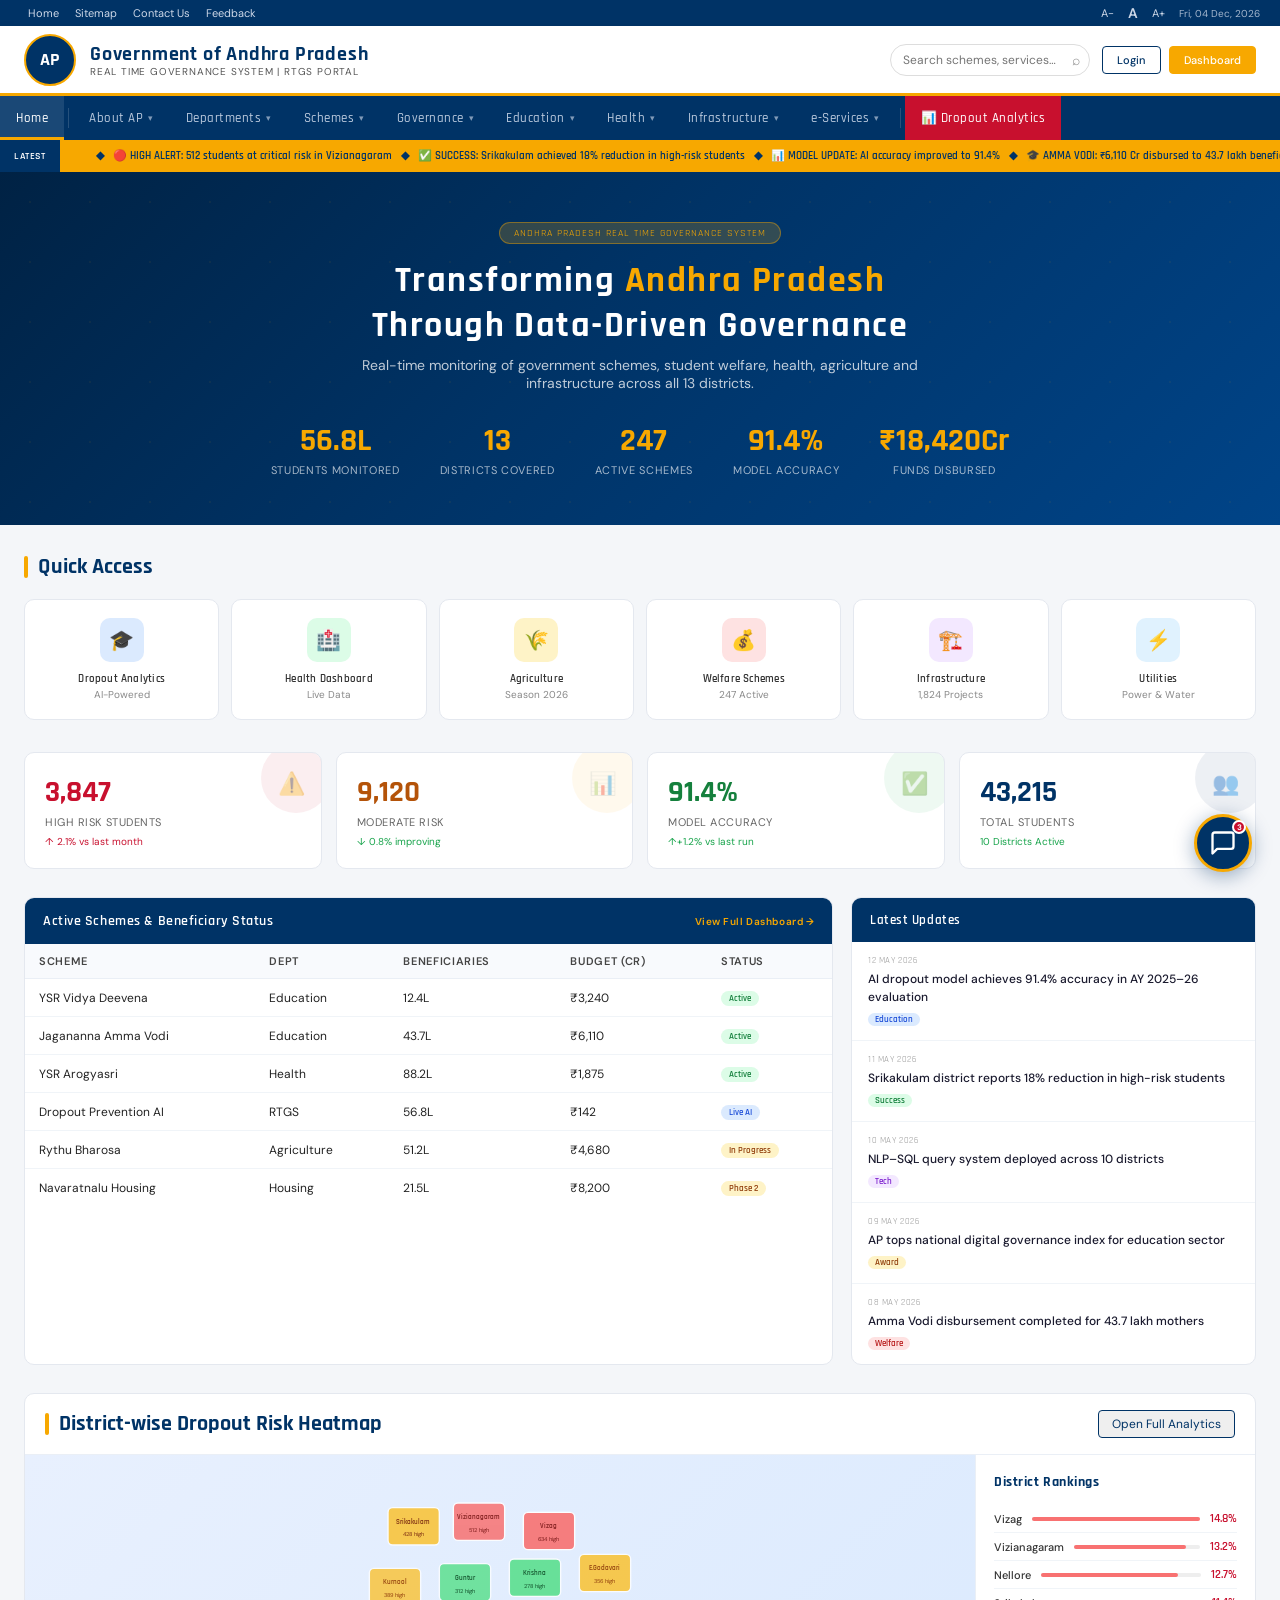
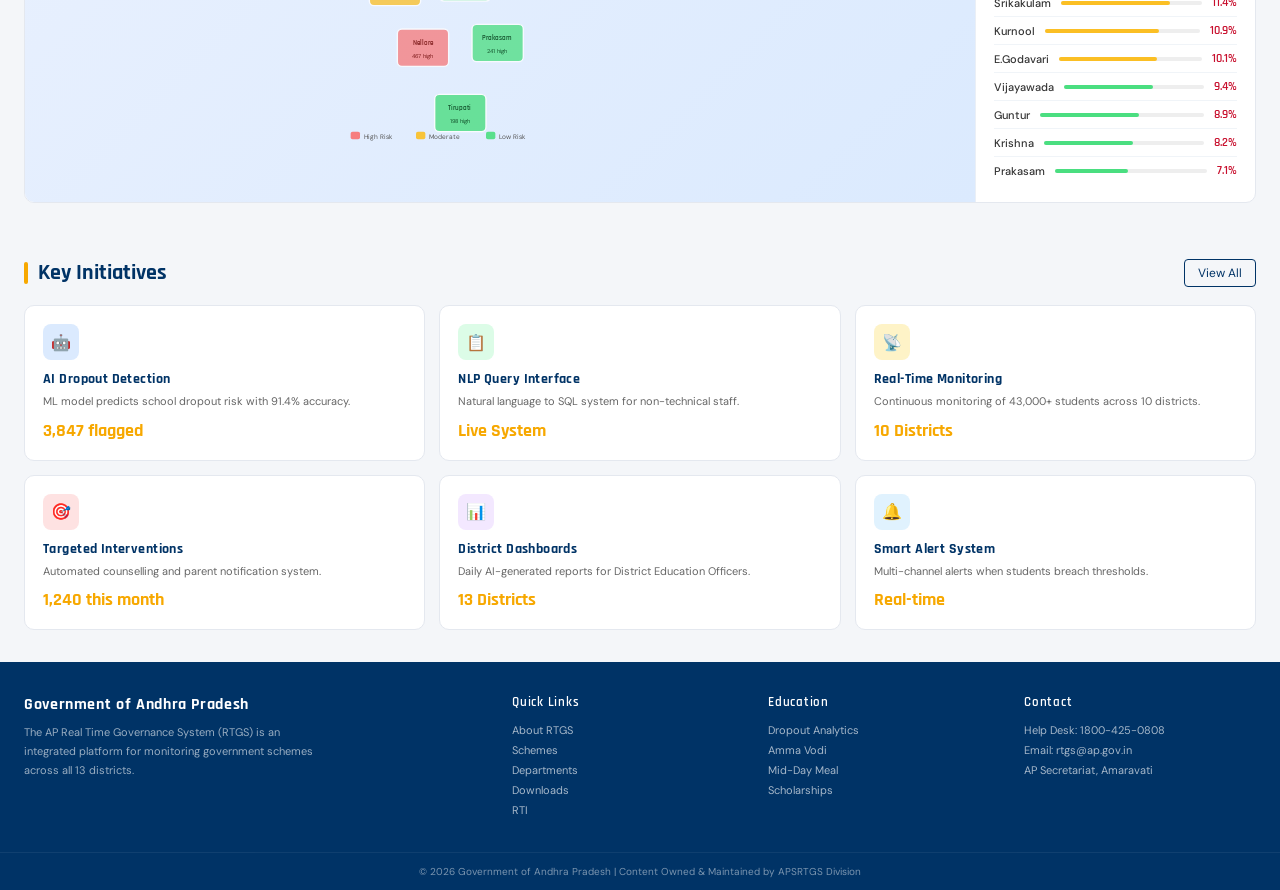
<file: static/hovering_bot.html>
<!DOCTYPE html>
<html lang="en">
<head>
<meta charset="UTF-8" />
<meta name="viewport" content="width=device-width, initial-scale=1.0" />
<title>AP RTGS – Real Time Governance System</title>
<link href="https://fonts.googleapis.com/css2?family=Rajdhani:wght@400;500;600;700&family=DM+Sans:wght@300;400;500;600&display=swap" rel="stylesheet" />
<style>
*,*::before,*::after{box-sizing:border-box;margin:0;padding:0}
:root{--ap-blue:#003366;--ap-gold:#f7a800;--ap-red:#c8102e;--font-h:'Rajdhani',sans-serif;--font-b:'DM Sans',sans-serif}
html,body{font-family:var(--font-b);background:#f4f6f9;color:#1a1a2e;overflow-x:hidden}
.topbar{background:var(--ap-blue);color:#cdd8e8;font-size:11px;padding:4px 20px;display:flex;align-items:center;justify-content:space-between}
.topbar a{color:#cdd8e8;text-decoration:none;margin:0 8px}.topbar a:hover{color:#fff}
.tb-right{display:flex;gap:14px;align-items:center}.tb-date{font-size:10px;opacity:.8}
.main-header{background:#fff;border-bottom:3px solid var(--ap-gold);padding:0 24px;display:flex;align-items:center;justify-content:space-between;height:70px;box-shadow:0 2px 8px rgba(0,0,0,.08)}
.logo-block{display:flex;align-items:center;gap:14px}
.logo-emblem{width:52px;height:52px;background:var(--ap-blue);border-radius:50%;display:flex;align-items:center;justify-content:center;color:#fff;font-family:var(--font-h);font-weight:700;font-size:18px;border:2px solid var(--ap-gold)}
.logo-text{line-height:1.2}.logo-title{font-family:var(--font-h);font-size:20px;font-weight:700;color:var(--ap-blue);letter-spacing:.04em}
.logo-sub{font-size:10px;color:#555;text-transform:uppercase;letter-spacing:.08em}
.header-right{display:flex;align-items:center;gap:12px}
.search-wrap{position:relative}.search-wrap input{padding:7px 32px 7px 12px;border:1px solid #ddd;border-radius:20px;font-size:12px;width:200px;outline:none;font-family:var(--font-b)}
.search-wrap input:focus{border-color:var(--ap-blue)}.search-icon{position:absolute;right:10px;top:50%;transform:translateY(-50%);color:#888;font-size:14px}
.header-btns{display:flex;gap:8px}
.hbtn{padding:6px 14px;border-radius:4px;font-size:11px;font-family:var(--font-b);cursor:pointer;border:1px solid;font-weight:500}
.hbtn-outline{border-color:var(--ap-blue);color:var(--ap-blue);background:transparent}.hbtn-outline:hover{background:var(--ap-blue);color:#fff}
.hbtn-solid{border-color:var(--ap-gold);background:var(--ap-gold);color:#fff}.hbtn-solid:hover{background:#e09800}
nav{background:var(--ap-blue);position:sticky;top:0;z-index:200}
.nav-inner{display:flex;align-items:center;max-width:1300px;margin:0 auto}
.nav-item{color:#b8c8dc;font-size:12.5px;font-family:var(--font-h);font-weight:500;padding:14px 16px;cursor:pointer;position:relative;letter-spacing:.04em;display:flex;align-items:center;gap:5px;transition:color .15s,background .15s;white-space:nowrap}
.nav-item:hover,.nav-item.active{color:#fff;background:rgba(255,255,255,.1)}
.nav-item.active::after{content:'';position:absolute;bottom:0;left:0;right:0;height:3px;background:var(--ap-gold)}
.nav-item .arr{font-size:9px;opacity:.7}.nav-item.highlight{background:var(--ap-red);color:#fff}.nav-item.highlight:hover{background:#a50d25}
.nav-sep{width:1px;height:20px;background:rgba(255,255,255,.15);margin:0 4px;flex-shrink:0}
.ticker-wrap{background:var(--ap-gold);overflow:hidden;height:32px;display:flex;align-items:center}
.ticker-label{background:var(--ap-blue);color:#fff;font-size:10px;font-family:var(--font-h);font-weight:600;padding:0 14px;height:100%;display:flex;align-items:center;white-space:nowrap;flex-shrink:0;letter-spacing:.06em}
.ticker-track{white-space:nowrap;animation:ticker 40s linear infinite;color:var(--ap-blue);font-size:11px;font-weight:600;font-family:var(--font-h);padding:0 30px}
@keyframes ticker{0%{transform:translateX(0)}100%{transform:translateX(-50%)}}
.hero{background:linear-gradient(135deg,#002244 0%,#003366 45%,#004488 100%);color:#fff;padding:48px 28px;position:relative;overflow:hidden;text-align:center}
.hero::before{content:'';position:absolute;inset:0;background:url("data:image/svg+xml,%3Csvg width='60' height='60' xmlns='http://www.w3.org/2000/svg'%3E%3Cpath d='M0 0h60v60H0z' fill='none'/%3E%3Ccircle cx='30' cy='30' r='1' fill='rgba(247,168,0,0.15)'/%3E%3C/svg%3E") repeat;opacity:.5}
.hero-badge{display:inline-block;background:rgba(247,168,0,.2);border:1px solid rgba(247,168,0,.4);color:var(--ap-gold);font-size:10px;font-family:var(--font-h);letter-spacing:.1em;text-transform:uppercase;padding:4px 14px;border-radius:20px;margin-bottom:14px}
.hero h1{font-family:var(--font-h);font-size:36px;font-weight:700;letter-spacing:.04em;margin-bottom:8px;position:relative}.hero h1 span{color:var(--ap-gold)}
.hero-sub{font-size:14px;color:rgba(255,255,255,.75);margin-bottom:28px;max-width:620px;margin-left:auto;margin-right:auto;position:relative}
.hero-stats{display:flex;justify-content:center;gap:40px;position:relative;flex-wrap:wrap}
.hstat{text-align:center}.hstat-val{font-family:var(--font-h);font-size:32px;font-weight:700;color:var(--ap-gold)}
.hstat-label{font-size:11px;color:rgba(255,255,255,.65);margin-top:2px;text-transform:uppercase;letter-spacing:.06em}
.container{max-width:1280px;margin:0 auto;padding:0 24px}
.section-header{display:flex;align-items:center;justify-content:space-between;padding:28px 0 18px}
.section-title{font-family:var(--font-h);font-size:22px;font-weight:700;color:var(--ap-blue);display:flex;align-items:center;gap:10px}
.section-title::before{content:'';width:4px;height:22px;background:var(--ap-gold);border-radius:2px;display:block}
.see-all{font-size:12px;color:var(--ap-blue);text-decoration:none;border:1px solid var(--ap-blue);padding:5px 13px;border-radius:4px;font-family:var(--font-b);transition:all .15s}
.see-all:hover{background:var(--ap-blue);color:#fff}
.quick-grid{display:grid;grid-template-columns:repeat(6,1fr);gap:12px;margin-bottom:32px}
.qcard{background:#fff;border:1px solid #e4e8ef;border-radius:10px;padding:18px 12px;text-align:center;cursor:pointer;transition:all .2s;text-decoration:none;color:inherit}
.qcard:hover{border-color:var(--ap-blue);transform:translateY(-2px);box-shadow:0 6px 20px rgba(0,51,102,.1)}
.qcard-icon{width:44px;height:44px;border-radius:10px;display:flex;align-items:center;justify-content:center;font-size:20px;margin:0 auto 10px}
.qcard-label{font-size:11px;font-weight:600;color:#333;font-family:var(--font-h);letter-spacing:.02em}
.qcard-count{font-size:10px;color:#888;margin-top:2px}
.dash-grid{display:grid;grid-template-columns:repeat(4,1fr);gap:14px;margin-bottom:28px}
.dcard{background:#fff;border-radius:10px;padding:20px;border:1px solid #e4e8ef;position:relative;overflow:hidden}
.dcard::after{content:'';position:absolute;right:-10px;top:-10px;width:70px;height:70px;border-radius:50%;opacity:.07}
.dcard-red::after{background:var(--ap-red)}.dcard-blue::after{background:var(--ap-blue)}.dcard-green::after{background:#16a34a}.dcard-gold::after{background:var(--ap-gold)}
.dcard-val{font-family:var(--font-h);font-size:30px;font-weight:700;margin-bottom:4px}
.dcard-label{font-size:11px;color:#666;text-transform:uppercase;letter-spacing:.05em}
.dcard-trend{font-size:10px;margin-top:6px}.dcard-trend.up{color:#16a34a}.dcard-trend.dn{color:var(--ap-red)}
.dcard-icon{position:absolute;top:16px;right:16px;font-size:22px;opacity:.4}
.content-row{display:grid;grid-template-columns:2fr 1fr;gap:18px;margin-bottom:28px}
.scheme-card{background:#fff;border-radius:10px;border:1px solid #e4e8ef;overflow:hidden}
.sc-head{background:var(--ap-blue);color:#fff;padding:14px 18px;font-family:var(--font-h);font-size:14px;font-weight:600;display:flex;justify-content:space-between;align-items:center;letter-spacing:.04em}
.sc-head span{font-size:10px;color:var(--ap-gold);font-family:var(--font-b);cursor:pointer}
table.scheme-table{width:100%;border-collapse:collapse;font-size:12px}
.scheme-table th{background:#f8fafd;color:#444;font-weight:600;padding:10px 14px;text-align:left;border-bottom:1px solid #eaeff6;font-size:11px;text-transform:uppercase;letter-spacing:.06em}
.scheme-table td{padding:10px 14px;border-bottom:1px solid #f0f4f8;color:#222}
.scheme-table tr:last-child td{border-bottom:none}.scheme-table tr:hover td{background:#f8fbff}
.badge{display:inline-block;padding:2px 8px;border-radius:10px;font-size:9px;font-weight:600;font-family:var(--font-h)}
.badge-green{background:#dcfce7;color:#15803d}.badge-amber{background:#fef3c7;color:#92400e}.badge-red{background:#fee2e2;color:#b91c1c}.badge-blue{background:#dbeafe;color:#1d4ed8}
.news-card{background:#fff;border-radius:10px;border:1px solid #e4e8ef;overflow:hidden}
.news-item{padding:13px 16px;border-bottom:1px solid #f0f4f8;cursor:pointer;transition:background .15s}.news-item:hover{background:#f8fbff}.news-item:last-child{border-bottom:none}
.news-date{font-size:9px;color:#999;font-family:var(--font-h);text-transform:uppercase;letter-spacing:.06em;margin-bottom:4px}
.news-headline{font-size:12px;color:#1a1a2e;font-weight:500;line-height:1.5}
.news-tag{display:inline-block;font-size:9px;padding:1px 7px;border-radius:8px;margin-top:5px;font-family:var(--font-h);font-weight:600}
.map-section{background:#fff;border-radius:10px;border:1px solid #e4e8ef;margin-bottom:28px;overflow:hidden}
.map-inner{display:grid;grid-template-columns:1fr 280px;min-height:320px}
.map-canvas{background:linear-gradient(135deg,#e8f0fe,#dbeafe);display:flex;align-items:center;justify-content:center;padding:24px;position:relative}
.map-svg{width:100%;max-height:280px}
.map-sidebar{padding:18px;border-left:1px solid #eaeff6}
.map-title{font-family:var(--font-h);font-size:14px;font-weight:700;color:var(--ap-blue);margin-bottom:14px;letter-spacing:.04em}
.dist-row{display:flex;justify-content:space-between;align-items:center;padding:6px 0;border-bottom:1px solid #f0f4f8;font-size:11px}.dist-row:last-child{border-bottom:none}
.dist-name{color:#333;font-weight:500}
.dist-bar-wrap{flex:1;height:4px;background:#eee;border-radius:2px;margin:0 10px}
.dist-bar{height:100%;border-radius:2px;background:var(--ap-blue);transition:width .5s}
.dist-val{color:var(--ap-red);font-family:var(--font-h);font-weight:600;font-size:12px}
.init-grid{display:grid;grid-template-columns:repeat(3,1fr);gap:14px;margin-bottom:32px}
.init-card{background:#fff;border-radius:10px;border:1px solid #e4e8ef;padding:18px;transition:all .2s;cursor:pointer}
.init-card:hover{border-color:var(--ap-blue);box-shadow:0 4px 16px rgba(0,51,102,.1)}
.init-icon{width:36px;height:36px;border-radius:8px;display:flex;align-items:center;justify-content:center;font-size:16px;margin-bottom:10px}
.init-title{font-family:var(--font-h);font-size:14px;font-weight:700;color:var(--ap-blue);margin-bottom:5px;letter-spacing:.03em}
.init-desc{font-size:11px;color:#666;line-height:1.6}
.init-stat{font-family:var(--font-h);font-size:18px;font-weight:700;color:var(--ap-gold);margin-top:8px}
footer{background:var(--ap-blue);color:rgba(255,255,255,.8);font-size:11px}
.footer-top{display:grid;grid-template-columns:2fr 1fr 1fr 1fr;gap:24px;padding:32px 24px;max-width:1280px;margin:0 auto}
.footer-brand{color:#fff;font-family:var(--font-h);font-size:16px;font-weight:700;margin-bottom:8px;letter-spacing:.04em}
.footer-desc{font-size:11px;line-height:1.7;opacity:.75;max-width:300px}
.footer-col h4{font-family:var(--font-h);font-size:13px;font-weight:600;color:#fff;margin-bottom:10px;letter-spacing:.06em}
.footer-col a{display:block;color:rgba(255,255,255,.65);text-decoration:none;padding:3px 0;font-size:11px;transition:color .15s}.footer-col a:hover{color:#fff}
.footer-bottom{border-top:1px solid rgba(255,255,255,.1);padding:12px 24px;text-align:center;font-size:10px;opacity:.6;max-width:1280px;margin:0 auto}

/* CHATBOT */
#chatFab{position:fixed;bottom:28px;right:28px;z-index:9000;width:58px;height:58px;border-radius:50%;background:var(--ap-blue);border:3px solid var(--ap-gold);box-shadow:0 4px 20px rgba(0,51,102,.4);cursor:pointer;display:flex;align-items:center;justify-content:center;transition:all .25s;animation:fabPop .4s ease}
#chatFab:hover{transform:scale(1.08);box-shadow:0 6px 28px rgba(0,51,102,.5)}
@keyframes fabPop{from{opacity:0;transform:scale(.6)}to{opacity:1;transform:scale(1)}}
.fab-svg{width:28px;height:28px;fill:none;stroke:#fff;stroke-width:2;stroke-linecap:round;stroke-linejoin:round}
.fab-notif{position:absolute;top:3px;right:3px;width:14px;height:14px;background:var(--ap-red);border-radius:50%;border:2px solid #fff;display:flex;align-items:center;justify-content:center;font-size:8px;color:#fff;font-weight:700}
#miniChat{position:fixed;bottom:100px;right:28px;z-index:9001;width:380px;height:540px;background:#fff;border-radius:16px;border:1px solid #d0dae8;box-shadow:0 12px 48px rgba(0,51,102,.2);display:none;flex-direction:column;overflow:hidden;animation:chatSlideUp .3s ease}
@keyframes chatSlideUp{from{opacity:0;transform:translateY(20px) scale(.97)}to{opacity:1;transform:translateY(0) scale(1)}}
.mini-header{background:var(--ap-blue);padding:14px 16px;display:flex;align-items:center;gap:10px;flex-shrink:0}
.mini-avatar{width:32px;height:32px;border-radius:50%;background:var(--ap-gold);display:flex;align-items:center;justify-content:center;font-family:var(--font-h);font-weight:700;font-size:13px;color:var(--ap-blue);flex-shrink:0}
.mini-header-info{flex:1}.mini-header-title{color:#fff;font-family:var(--font-h);font-size:14px;font-weight:600;letter-spacing:.04em}
.mini-header-sub{color:rgba(255,255,255,.65);font-size:10px;margin-top:1px}
.mini-ctrl-btns{display:flex;gap:6px}
.ctrl-btn{width:26px;height:26px;border-radius:6px;background:rgba(255,255,255,.15);border:none;cursor:pointer;color:#fff;display:flex;align-items:center;justify-content:center;transition:background .15s;flex-shrink:0}
.ctrl-btn:hover{background:rgba(255,255,255,.28)}.ctrl-btn.close-btn:hover{background:rgba(200,16,46,.6)}
.ctrl-btn svg{width:13px;height:13px;fill:none;stroke:currentColor;stroke-width:2;stroke-linecap:round;stroke-linejoin:round}
.mini-body{flex:1;overflow-y:auto;padding:14px;display:flex;flex-direction:column;gap:12px;scrollbar-width:thin;scrollbar-color:#c0cfe0 transparent;background:#f8fafd}
.mini-body::-webkit-scrollbar{width:4px}.mini-body::-webkit-scrollbar-thumb{background:#c0cfe0;border-radius:4px}
.chat-msg{display:flex;gap:8px;align-items:flex-start;animation:msgIn .25s ease}.chat-msg.user{flex-direction:row-reverse}
@keyframes msgIn{from{opacity:0;transform:translateY(8px)}to{opacity:1;transform:translateY(0)}}
.msg-av{width:26px;height:26px;border-radius:50%;flex-shrink:0;display:flex;align-items:center;justify-content:center;font-size:9px;font-weight:700;font-family:var(--font-h)}
.msg-av.ai{background:var(--ap-blue);color:var(--ap-gold)}.msg-av.usr{background:#e4e8ef;color:#555}
.msg-bubble{padding:9px 12px;border-radius:12px;font-size:12px;line-height:1.6;max-width:280px}
.msg-bubble.ai{background:#fff;border:1px solid #e4eaf2;border-top-left-radius:4px;color:#1a1a2e}
.msg-bubble.usr{background:var(--ap-blue);color:#fff;border-top-right-radius:4px}
.mini-chart-card{background:#fff;border:1px solid #e4eaf2;border-radius:8px;padding:10px;margin-top:6px;width:100%}
.mini-chart-title{font-size:9px;color:#888;text-transform:uppercase;letter-spacing:.06em;font-family:var(--font-h);margin-bottom:8px}
.mini-bar-row{display:flex;align-items:center;gap:6px;margin-bottom:4px;font-size:10px}
.mini-bar-label{width:70px;color:#555;white-space:nowrap;overflow:hidden;text-overflow:ellipsis;font-family:var(--font-h);font-weight:500}
.mini-bar-track{flex:1;height:6px;background:#eef2f8;border-radius:3px;overflow:hidden}
.mini-bar-fill{height:100%;border-radius:3px;transition:width .6s ease}
.mini-bar-val{width:32px;text-align:right;color:#333;font-family:var(--font-h);font-weight:600;font-size:11px}
.mini-chips{display:flex;flex-wrap:wrap;gap:5px;margin-top:4px}
.mini-chip{font-size:10px;padding:4px 10px;border-radius:14px;background:transparent;border:1px solid #c0d0e0;color:var(--ap-blue);cursor:pointer;font-family:var(--font-b);transition:all .15s;white-space:nowrap}
.mini-chip:hover{background:var(--ap-blue);color:#fff;border-color:var(--ap-blue)}
.typing-d{display:flex;gap:4px;padding:3px 2px}
.td{width:5px;height:5px;background:#aab8cc;border-radius:50%;animation:tdAnim 1.2s infinite}.td:nth-child(2){animation-delay:.2s}.td:nth-child(3){animation-delay:.4s}
@keyframes tdAnim{0%,60%,100%{transform:translateY(0)}30%{transform:translateY(-5px)}}
.mini-input-row{padding:10px 12px;border-top:1px solid #eaeff6;display:flex;gap:8px;align-items:center;flex-shrink:0;background:#fff}
.mini-input{flex:1;background:#f4f6f9;border:1px solid #dde4ee;border-radius:20px;padding:8px 14px;font-size:12px;outline:none;font-family:var(--font-b);color:#1a1a2e;transition:border-color .15s}
.mini-input:focus{border-color:var(--ap-blue);background:#fff}
.mini-send{width:34px;height:34px;background:var(--ap-blue);border:none;border-radius:50%;cursor:pointer;display:flex;align-items:center;justify-content:center;flex-shrink:0;transition:all .15s}
.mini-send:hover{background:#004488;transform:scale(1.05)}.mini-send svg{width:15px;height:15px;fill:#fff}

/* OVERLAY */
#dashOverlay{position:fixed;inset:0;z-index:10000;display:none;flex-direction:column;animation:overlayIn .3s ease}
@keyframes overlayIn{from{opacity:0;transform:scale(.98)}to{opacity:1;transform:scale(1)}}
.dash-bar{background:var(--ap-blue);height:44px;display:flex;align-items:center;justify-content:space-between;padding:0 16px;flex-shrink:0;border-bottom:2px solid var(--ap-gold)}
.dash-bar-left{display:flex;align-items:center;gap:10px}
.dash-bar-title{color:#fff;font-family:var(--font-h);font-size:15px;font-weight:600;letter-spacing:.05em}
.dash-bar-badge{background:var(--ap-gold);color:var(--ap-blue);font-size:9px;font-family:var(--font-h);font-weight:700;padding:2px 8px;border-radius:10px;letter-spacing:.06em}
.dash-bar-right{display:flex;gap:8px}
.dash-ctrl{display:flex;align-items:center;gap:5px;padding:5px 12px;background:rgba(255,255,255,.12);border:1px solid rgba(255,255,255,.2);border-radius:7px;cursor:pointer;color:#fff;font-size:11px;font-family:var(--font-b);transition:all .15s}
.dash-ctrl:hover{background:rgba(255,255,255,.22)}
.dash-ctrl svg{width:13px;height:13px;fill:none;stroke:currentColor;stroke-width:2;stroke-linecap:round;stroke-linejoin:round}
.dash-ctrl.close-ctrl{border-color:rgba(200,16,46,.4)}.dash-ctrl.close-ctrl:hover{background:rgba(200,16,46,.4);border-color:var(--ap-red)}
#dashFrame{flex:1;border:none;width:100%;background:#07090f}

@media(max-width:960px){.quick-grid{grid-template-columns:repeat(3,1fr)}.dash-grid{grid-template-columns:repeat(2,1fr)}.content-row{grid-template-columns:1fr}.init-grid{grid-template-columns:1fr 1fr}.footer-top{grid-template-columns:1fr 1fr}.map-inner{grid-template-columns:1fr}}
@media(max-width:640px){.quick-grid{grid-template-columns:repeat(2,1fr)}.dash-grid{grid-template-columns:1fr 1fr}.init-grid{grid-template-columns:1fr}#miniChat{width:calc(100vw - 24px);right:12px;bottom:90px}.hero h1{font-size:26px}.hero-stats{gap:22px}}
</style>
</head>
<body>
<!-- TOPBAR -->
<div class="topbar"><div><a href="#">Home</a><a href="#">Sitemap</a><a href="#">Contact Us</a><a href="#">Feedback</a></div><div class="tb-right"><span>A-</span><span style="font-size:14px;font-weight:600">A</span><span>A+</span><span class="tb-date" id="hdrDate"></span></div></div>
<!-- HEADER -->
<div class="main-header"><div class="logo-block"><div class="logo-emblem">AP</div><div class="logo-text"><div class="logo-title">Government of Andhra Pradesh</div><div class="logo-sub">Real Time Governance System | RTGS Portal</div></div></div><div class="header-right"><div class="search-wrap"><input type="text" placeholder="Search schemes, services…" /><span class="search-icon">⌕</span></div><div class="header-btns"><button class="hbtn hbtn-outline">Login</button><button class="hbtn hbtn-solid" onclick="openDashboard()">Dashboard</button></div></div></div>
<!-- NAV -->
<nav><div class="nav-inner"><div class="nav-item active">Home</div><div class="nav-sep"></div><div class="nav-item">About AP <span class="arr">▾</span></div><div class="nav-item">Departments <span class="arr">▾</span></div><div class="nav-item">Schemes <span class="arr">▾</span></div><div class="nav-item">Governance <span class="arr">▾</span></div><div class="nav-item">Education <span class="arr">▾</span></div><div class="nav-item">Health <span class="arr">▾</span></div><div class="nav-item">Infrastructure <span class="arr">▾</span></div><div class="nav-item">e-Services <span class="arr">▾</span></div><div class="nav-sep"></div><div class="nav-item highlight" onclick="openDashboard()">📊 Dropout Analytics</div></div></nav>
<!-- TICKER -->
<div class="ticker-wrap"><div class="ticker-label">LATEST</div><div style="overflow:hidden;flex:1"><div class="ticker-track" id="tickerTrack"></div></div></div>
<!-- HERO -->
<div class="hero"><div class="hero-badge">ANDHRA PRADESH REAL TIME GOVERNANCE SYSTEM</div><h1>Transforming <span>Andhra Pradesh</span><br/>Through Data-Driven Governance</h1><div class="hero-sub">Real-time monitoring of government schemes, student welfare, health, agriculture and infrastructure across all 13 districts.</div><div class="hero-stats"><div class="hstat"><div class="hstat-val">56.8L</div><div class="hstat-label">Students Monitored</div></div><div class="hstat"><div class="hstat-val">13</div><div class="hstat-label">Districts Covered</div></div><div class="hstat"><div class="hstat-val">247</div><div class="hstat-label">Active Schemes</div></div><div class="hstat"><div class="hstat-val">91.4%</div><div class="hstat-label">Model Accuracy</div></div><div class="hstat"><div class="hstat-val">₹18,420Cr</div><div class="hstat-label">Funds Disbursed</div></div></div></div>

<div class="container">
<!-- Quick Links -->
<div class="section-header"><div class="section-title">Quick Access</div></div>
<div class="quick-grid">
<a class="qcard" href="#" onclick="openDashboard();return false"><div class="qcard-icon" style="background:#dbeafe">🎓</div><div class="qcard-label">Dropout Analytics</div><div class="qcard-count">AI-Powered</div></a>
<a class="qcard" href="#"><div class="qcard-icon" style="background:#dcfce7">🏥</div><div class="qcard-label">Health Dashboard</div><div class="qcard-count">Live Data</div></a>
<a class="qcard" href="#"><div class="qcard-icon" style="background:#fef3c7">🌾</div><div class="qcard-label">Agriculture</div><div class="qcard-count">Season 2026</div></a>
<a class="qcard" href="#"><div class="qcard-icon" style="background:#fee2e2">💰</div><div class="qcard-label">Welfare Schemes</div><div class="qcard-count">247 Active</div></a>
<a class="qcard" href="#"><div class="qcard-icon" style="background:#f3e8ff">🏗️</div><div class="qcard-label">Infrastructure</div><div class="qcard-count">1,824 Projects</div></a>
<a class="qcard" href="#"><div class="qcard-icon" style="background:#e0f2fe">⚡</div><div class="qcard-label">Utilities</div><div class="qcard-count">Power & Water</div></a>
</div>

<!-- KPI Cards -->
<div class="dash-grid">
<div class="dcard dcard-red"><div class="dcard-icon">⚠️</div><div class="dcard-val" style="color:var(--ap-red)">3,847</div><div class="dcard-label">High Risk Students</div><div class="dcard-trend dn">↑ 2.1% vs last month</div></div>
<div class="dcard dcard-gold"><div class="dcard-icon">📊</div><div class="dcard-val" style="color:#b45309">9,120</div><div class="dcard-label">Moderate Risk</div><div class="dcard-trend up">↓ 0.8% improving</div></div>
<div class="dcard dcard-green"><div class="dcard-icon">✅</div><div class="dcard-val" style="color:#15803d">91.4%</div><div class="dcard-label">Model Accuracy</div><div class="dcard-trend up">↑+1.2% vs last run</div></div>
<div class="dcard dcard-blue"><div class="dcard-icon">👥</div><div class="dcard-val" style="color:var(--ap-blue)">43,215</div><div class="dcard-label">Total Students</div><div class="dcard-trend up">10 Districts Active</div></div>
</div>

<!-- Schemes + News -->
<div class="content-row">
<div class="scheme-card"><div class="sc-head">Active Schemes & Beneficiary Status <span onclick="openDashboard()">View Full Dashboard →</span></div>
<table class="scheme-table"><thead><tr><th>Scheme</th><th>Dept</th><th>Beneficiaries</th><th>Budget (Cr)</th><th>Status</th></tr></thead><tbody>
<tr><td>YSR Vidya Deevena</td><td>Education</td><td>12.4L</td><td>₹3,240</td><td><span class="badge badge-green">Active</span></td></tr>
<tr><td>Jagananna Amma Vodi</td><td>Education</td><td>43.7L</td><td>₹6,110</td><td><span class="badge badge-green">Active</span></td></tr>
<tr><td>YSR Arogyasri</td><td>Health</td><td>88.2L</td><td>₹1,875</td><td><span class="badge badge-green">Active</span></td></tr>
<tr><td>Dropout Prevention AI</td><td>RTGS</td><td>56.8L</td><td>₹142</td><td><span class="badge badge-blue">Live AI</span></td></tr>
<tr><td>Rythu Bharosa</td><td>Agriculture</td><td>51.2L</td><td>₹4,680</td><td><span class="badge badge-amber">In Progress</span></td></tr>
<tr><td>Navaratnalu Housing</td><td>Housing</td><td>21.5L</td><td>₹8,200</td><td><span class="badge badge-amber">Phase 2</span></td></tr>
</tbody></table></div>

<div class="news-card"><div class="sc-head" style="font-size:13px">Latest Updates</div>
<div class="news-item"><div class="news-date">12 May 2026</div><div class="news-headline">AI dropout model achieves 91.4% accuracy in AY 2025–26 evaluation</div><span class="news-tag" style="background:#dbeafe;color:#1d4ed8">Education</span></div>
<div class="news-item"><div class="news-date">11 May 2026</div><div class="news-headline">Srikakulam district reports 18% reduction in high-risk students</div><span class="news-tag" style="background:#dcfce7;color:#15803d">Success</span></div>
<div class="news-item"><div class="news-date">10 May 2026</div><div class="news-headline">NLP–SQL query system deployed across 10 districts</div><span class="news-tag" style="background:#f3e8ff;color:#7e22ce">Tech</span></div>
<div class="news-item"><div class="news-date">09 May 2026</div><div class="news-headline">AP tops national digital governance index for education sector</div><span class="news-tag" style="background:#fef3c7;color:#92400e">Award</span></div>
<div class="news-item"><div class="news-date">08 May 2026</div><div class="news-headline">Amma Vodi disbursement completed for 43.7 lakh mothers</div><span class="news-tag" style="background:#fee2e2;color:#b91c1c">Welfare</span></div>
</div></div>

<!-- Map Section -->
<div class="map-section"><div style="padding:16px 20px;border-bottom:1px solid #eaeff6;display:flex;align-items:center;justify-content:space-between"><div class="section-title" style="margin:0;padding:0">District-wise Dropout Risk Heatmap</div><button class="see-all" onclick="openDashboard()">Open Full Analytics</button></div>
<div class="map-inner">
<div class="map-canvas"><svg class="map-svg" viewBox="0 0 340 300" xmlns="http://www.w3.org/2000/svg">
<rect x="50" y="20" width="55" height="40" rx="5" fill="#fbbf24" opacity=".8" stroke="#fff" stroke-width="1.5"/><text x="77" y="37" text-anchor="middle" font-size="7" font-family="Rajdhani" font-weight="600" fill="#7c2d12">Srikakulam</text><text x="77" y="50" text-anchor="middle" font-size="6" fill="#7c2d12">428 high</text>
<rect x="120" y="15" width="55" height="40" rx="5" fill="#f87171" opacity=".85" stroke="#fff" stroke-width="1.5"/><text x="147" y="32" text-anchor="middle" font-size="7" font-family="Rajdhani" font-weight="600" fill="#7f1d1d">Vizianagaram</text><text x="147" y="46" text-anchor="middle" font-size="6" fill="#7f1d1d">512 high</text>
<rect x="195" y="25" width="55" height="40" rx="5" fill="#f87171" opacity=".9" stroke="#fff" stroke-width="1.5"/><text x="222" y="42" text-anchor="middle" font-size="7" font-family="Rajdhani" font-weight="600" fill="#7f1d1d">Vizag</text><text x="222" y="56" text-anchor="middle" font-size="6" fill="#7f1d1d">634 high</text>
<rect x="30" y="85" width="55" height="40" rx="5" fill="#fbbf24" opacity=".75" stroke="#fff" stroke-width="1.5"/><text x="57" y="102" text-anchor="middle" font-size="7" font-family="Rajdhani" font-weight="600" fill="#92400e">Kurnool</text><text x="57" y="116" text-anchor="middle" font-size="6" fill="#92400e">389 high</text>
<rect x="105" y="80" width="55" height="40" rx="5" fill="#4ade80" opacity=".75" stroke="#fff" stroke-width="1.5"/><text x="132" y="97" text-anchor="middle" font-size="7" font-family="Rajdhani" font-weight="600" fill="#14532d">Guntur</text><text x="132" y="111" text-anchor="middle" font-size="6" fill="#14532d">312 high</text>
<rect x="180" y="75" width="55" height="40" rx="5" fill="#4ade80" opacity=".8" stroke="#fff" stroke-width="1.5"/><text x="207" y="92" text-anchor="middle" font-size="7" font-family="Rajdhani" font-weight="600" fill="#14532d">Krishna</text><text x="207" y="106" text-anchor="middle" font-size="6" fill="#14532d">278 high</text>
<rect x="255" y="70" width="55" height="40" rx="5" fill="#fbbf24" opacity=".8" stroke="#fff" stroke-width="1.5"/><text x="282" y="87" text-anchor="middle" font-size="7" font-family="Rajdhani" font-weight="600" fill="#92400e">E.Godavari</text><text x="282" y="101" text-anchor="middle" font-size="6" fill="#92400e">356 high</text>
<rect x="60" y="150" width="55" height="40" rx="5" fill="#f87171" opacity=".7" stroke="#fff" stroke-width="1.5"/><text x="87" y="167" text-anchor="middle" font-size="7" font-family="Rajdhani" font-weight="600" fill="#7f1d1d">Nellore</text><text x="87" y="181" text-anchor="middle" font-size="6" fill="#7f1d1d">467 high</text>
<rect x="140" y="145" width="55" height="40" rx="5" fill="#4ade80" opacity=".75" stroke="#fff" stroke-width="1.5"/><text x="167" y="162" text-anchor="middle" font-size="7" font-family="Rajdhani" font-weight="600" fill="#14532d">Prakasam</text><text x="167" y="176" text-anchor="middle" font-size="6" fill="#14532d">241 high</text>
<rect x="100" y="220" width="55" height="40" rx="5" fill="#4ade80" opacity=".8" stroke="#fff" stroke-width="1.5"/><text x="127" y="237" text-anchor="middle" font-size="7" font-family="Rajdhani" font-weight="600" fill="#14532d">Tirupati</text><text x="127" y="251" text-anchor="middle" font-size="6" fill="#14532d">198 high</text>
<rect x="10" y="260" width="10" height="8" rx="2" fill="#f87171" opacity=".9"/><text x="24" y="268" font-size="7" fill="#555">High Risk</text>
<rect x="80" y="260" width="10" height="8" rx="2" fill="#fbbf24" opacity=".9"/><text x="94" y="268" font-size="7" fill="#555">Moderate</text>
<rect x="155" y="260" width="10" height="8" rx="2" fill="#4ade80" opacity=".9"/><text x="169" y="268" font-size="7" fill="#555">Low Risk</text>
</svg></div>
<div class="map-sidebar"><div class="map-title">District Rankings</div><div id="distRankings"></div></div>
</div></div>

<!-- Initiatives -->
<div class="section-header"><div class="section-title">Key Initiatives</div><a class="see-all" href="#">View All</a></div>
<div class="init-grid">
<div class="init-card" onclick="openDashboard()"><div class="init-icon" style="background:#dbeafe">🤖</div><div class="init-title">AI Dropout Detection</div><div class="init-desc">ML model predicts school dropout risk with 91.4% accuracy.</div><div class="init-stat">3,847 flagged</div></div>
<div class="init-card"><div class="init-icon" style="background:#dcfce7">📋</div><div class="init-title">NLP Query Interface</div><div class="init-desc">Natural language to SQL system for non-technical staff.</div><div class="init-stat">Live System</div></div>
<div class="init-card"><div class="init-icon" style="background:#fef3c7">📡</div><div class="init-title">Real-Time Monitoring</div><div class="init-desc">Continuous monitoring of 43,000+ students across 10 districts.</div><div class="init-stat">10 Districts</div></div>
<div class="init-card"><div class="init-icon" style="background:#fee2e2">🎯</div><div class="init-title">Targeted Interventions</div><div class="init-desc">Automated counselling and parent notification system.</div><div class="init-stat">1,240 this month</div></div>
<div class="init-card"><div class="init-icon" style="background:#f3e8ff">📊</div><div class="init-title">District Dashboards</div><div class="init-desc">Daily AI-generated reports for District Education Officers.</div><div class="init-stat">13 Districts</div></div>
<div class="init-card"><div class="init-icon" style="background:#e0f2fe">🔔</div><div class="init-title">Smart Alert System</div><div class="init-desc">Multi-channel alerts when students breach thresholds.</div><div class="init-stat">Real-time</div></div>
</div>
</div>

<!-- FOOTER -->
<footer><div class="footer-top"><div><div class="footer-brand">Government of Andhra Pradesh</div><div class="footer-desc">The AP Real Time Governance System (RTGS) is an integrated platform for monitoring government schemes across all 13 districts.</div></div>
<div class="footer-col"><h4>Quick Links</h4><a href="#">About RTGS</a><a href="#">Schemes</a><a href="#">Departments</a><a href="#">Downloads</a><a href="#">RTI</a></div>
<div class="footer-col"><h4>Education</h4><a href="#" onclick="openDashboard();return false">Dropout Analytics</a><a href="#">Amma Vodi</a><a href="#">Mid-Day Meal</a><a href="#">Scholarships</a></div>
<div class="footer-col"><h4>Contact</h4><a href="#">Help Desk: 1800-425-0808</a><a href="#">Email: rtgs@ap.gov.in</a><a href="#">AP Secretariat, Amaravati</a></div></div>
<div class="footer-bottom">© 2026 Government of Andhra Pradesh | Content Owned & Maintained by APSRTGS Division</div></footer>

<!-- FAB -->
<div id="chatFab" onclick="toggleMiniChat()"><svg class="fab-svg" viewBox="0 0 24 24"><path d="M21 15a2 2 0 01-2 2H7l-4 4V5a2 2 0 012-2h14a2 2 0 012 2z"/></svg><div class="fab-notif">3</div></div>

<!-- MINI CHAT -->
<div id="miniChat">
<div class="mini-header"><div class="mini-avatar">AI</div><div class="mini-header-info"><div class="mini-header-title">AP Dropout AI Assistant</div><div class="mini-header-sub">● Online · Powered by qwen3.5:9b</div></div>
<div class="mini-ctrl-btns"><button class="ctrl-btn" onclick="openDashboard()" title="Maximise"><svg viewBox="0 0 24 24"><path d="M8 3H5a2 2 0 00-2 2v3m18 0V5a2 2 0 00-2-2h-3m0 18h3a2 2 0 002-2v-3M3 16v3a2 2 0 002 2h3"/></svg></button><button class="ctrl-btn close-btn" onclick="closeMiniChat()" title="Close"><svg viewBox="0 0 24 24"><line x1="18" y1="6" x2="6" y2="18"/><line x1="6" y1="6" x2="18" y2="18"/></svg></button></div></div>
<div class="mini-body" id="miniChatBody"></div>
<div class="mini-input-row"><input class="mini-input" id="miniInput" type="text" placeholder="Ask about students, districts…" autocomplete="off"/><button class="mini-send" onclick="miniSend()"><svg viewBox="0 0 24 24"><path d="M22 2L11 13"/><path d="M22 2L15 22 11 13 2 9l20-7z"/></svg></button></div>
</div>

<!-- DASHBOARD OVERLAY -->
<div id="dashOverlay">
<div class="dash-bar"><div class="dash-bar-left"><div class="dash-bar-title">AP School Dropout — RTGS Analytics</div><div class="dash-bar-badge">LIVE</div></div>
<div class="dash-bar-right"><button class="dash-ctrl" onclick="minimiseDash()"><svg viewBox="0 0 24 24"><polyline points="4 14 10 14 10 20"/><polyline points="20 10 14 10 14 4"/></svg>Minimise</button><button class="dash-ctrl close-ctrl" onclick="closeDash()"><svg viewBox="0 0 24 24"><line x1="18" y1="6" x2="6" y2="18"/><line x1="6" y1="6" x2="18" y2="18"/></svg>Close</button></div></div>
<iframe id="dashFrame" src="about:blank" title="Full Dashboard"></iframe>
</div>
<script>
/* Date */
document.getElementById('hdrDate').textContent=new Date().toLocaleDateString('en-IN',{weekday:'short',day:'2-digit',month:'short',year:'numeric'});

/* Ticker */
var ticks=['🔴 HIGH ALERT: 512 students at critical risk in Vizianagaram','✅ SUCCESS: Srikakulam achieved 18% reduction in high-risk students','📊 MODEL UPDATE: AI accuracy improved to 91.4%','🎓 AMMA VODI: ₹6,110 Cr disbursed to 43.7 lakh beneficiaries','📡 LIVE: 43,215 students monitored across 10 districts','⚠️ ALERT: Vizag attendance dropped 3.2%','🏆 AP tops national digital governance index 2026','🔔 NLP–SQL query interface now live'];
var full=ticks.concat(ticks).map(function(t){return' &nbsp; ◆ &nbsp; '+t}).join('');
document.getElementById('tickerTrack').innerHTML=full;

/* District Rankings */
var dists=[{name:'Vizag',rate:14.8,color:'#f87171'},{name:'Vizianagaram',rate:13.2,color:'#f87171'},{name:'Nellore',rate:12.7,color:'#f87171'},{name:'Srikakulam',rate:11.4,color:'#fbbf24'},{name:'Kurnool',rate:10.9,color:'#fbbf24'},{name:'E.Godavari',rate:10.1,color:'#fbbf24'},{name:'Vijayawada',rate:9.4,color:'#4ade80'},{name:'Guntur',rate:8.9,color:'#4ade80'},{name:'Krishna',rate:8.2,color:'#4ade80'},{name:'Prakasam',rate:7.1,color:'#4ade80'}];
var maxR=dists[0].rate;
document.getElementById('distRankings').innerHTML=dists.map(function(d){return '<div class="dist-row"><span class="dist-name">'+d.name+'</span><div class="dist-bar-wrap"><div class="dist-bar" style="width:'+(d.rate/maxR*100).toFixed(1)+'%;background:'+d.color+'"></div></div><span class="dist-val">'+d.rate+'%</span></div>'}).join('');

/* Chat State */
var miniOpen=false,dashOpen=false,chatHistory=[];

function toggleMiniChat(){if(dashOpen)return;miniOpen?closeMiniChat():openMiniChat()}
function openMiniChat(){miniOpen=true;document.getElementById('miniChat').style.display='flex';document.getElementById('chatFab').style.display='none';if(chatHistory.length===0)injectWelcome();scrollMini()}
function closeMiniChat(){miniOpen=false;document.getElementById('miniChat').style.display='none';document.getElementById('chatFab').style.display='flex'}

function openDashboard(){
var overlay=document.getElementById('dashOverlay');
var frame=document.getElementById('dashFrame');
if(frame.getAttribute('data-loaded')!=='1'){frame.src='/static/index.html';frame.setAttribute('data-loaded','1')}
overlay.style.display='flex';dashOpen=true;
document.getElementById('miniChat').style.display='none';document.getElementById('chatFab').style.display='none';
}
function minimiseDash(){document.getElementById('dashOverlay').style.display='none';dashOpen=false;openMiniChat()}
function closeDash(){document.getElementById('dashOverlay').style.display='none';dashOpen=false;document.getElementById('miniChat').style.display='none';document.getElementById('chatFab').style.display='flex'}

/* Messages */
function injectWelcome(){
document.getElementById('miniChatBody').innerHTML='';
appendAI('<strong>Welcome to AP RTGS AI Assistant! 🎓</strong><br><br>I can help you with school dropout analysis across Andhra Pradesh. Ask me anything or click a suggestion below.');
appendChips(['High risk students in Vizag','Top 5 dropout districts','Gender-wise analysis','Monthly trend chart','Open full dashboard']);
chatHistory.push('welcome');
}
function appendAI(html){
var body=document.getElementById('miniChatBody');
var row=document.createElement('div');row.className='chat-msg';
row.innerHTML='<div class="msg-av ai">AI</div><div class="msg-bubble ai">'+html+'</div>';
body.appendChild(row);scrollMini();
}
function appendUser(text){
var body=document.getElementById('miniChatBody');
var row=document.createElement('div');row.className='chat-msg user';
row.innerHTML='<div class="msg-bubble usr">'+escH(text)+'</div><div class="msg-av usr">U</div>';
body.appendChild(row);scrollMini();
}
function appendChips(chips){
var body=document.getElementById('miniChatBody');
var div=document.createElement('div');
div.innerHTML='<div class="mini-chips">'+chips.map(function(c){return '<button class="mini-chip" onclick="handleChip(\''+c.replace(/'/g,"\\'")+'\')">' +escH(c)+'</button>'}).join('')+'</div>';
body.appendChild(div);scrollMini();
}
function showTyping(){
var body=document.getElementById('miniChatBody');
var row=document.createElement('div');row.className='chat-msg';row.id='typingRow';
row.innerHTML='<div class="msg-av ai">AI</div><div class="msg-bubble ai"><div class="typing-d"><div class="td"></div><div class="td"></div><div class="td"></div></div></div>';
body.appendChild(row);scrollMini();
}
function removeTyping(){var t=document.getElementById('typingRow');if(t)t.remove()}
function scrollMini(){var b=document.getElementById('miniChatBody');b.scrollTop=b.scrollHeight}
function escH(s){return String(s||'').replace(/&/g,'&amp;').replace(/</g,'&lt;').replace(/>/g,'&gt;')}

function miniSend(){var inp=document.getElementById('miniInput');var val=inp.value.trim();if(!val)return;inp.value='';handleChip(val)}
document.getElementById('miniInput').addEventListener('keydown',function(e){if(e.key==='Enter')miniSend()});

/* ── Real API integration ── */
var _threadId=null;

function handleChip(q){
  appendUser(q);
  if(q.toLowerCase().indexOf('full dashboard')!==-1||q.toLowerCase().indexOf('open dashboard')!==-1){openDashboard();return}
  showTyping();
  callBackend(q);
}

async function callBackend(question){
  try{
    var body={question:question,context:{},thread_id:_threadId||null};
    var resp=await fetch('/ask',{
      method:'POST',
      headers:{'Content-Type':'application/json'},
      body:JSON.stringify({question:question}),
      signal:AbortSignal.timeout(300000)
    });

    removeTyping();

    /* Not logged in — prompt to open dashboard and log in */
    if(resp.status===401){
      appendAI('⚠️ <strong>Login required.</strong><br>Please open the full dashboard and log in first, then come back to ask questions here.');
      appendChips(['Open full dashboard']);
      return;
    }

    if(!resp.ok){
      var err=await resp.json().catch(function(){return{error:'Server error '+resp.status}});
      appendAI('⚠️ Error: '+escH(err.error||'Unknown error'));
      appendChips(['Retry','Open full dashboard']);
      return;
    }

    var raw=await resp.json();
    var result={answer:raw.answer,commentary:raw.answer,summary:raw.answer,sql:null,data:[],proposed_sql:null};
    (raw.trace||[]).forEach(function(msg){
      if(msg.role==='assistant'&&msg.tool_calls){
        msg.tool_calls.forEach(function(tc){
          if(tc.name==='execute_sql'&&tc.args&&tc.args.query) result.sql=tc.args.query;
        });
      }
      if(msg.role==='tool'&&msg.tool_name==='execute_sql'&&msg.content){
        try{
          var p=typeof msg.content==='string'?JSON.parse(msg.content):msg.content;
          if(p.status==='success'&&p.rows) result.data=p.rows;
        }catch(e){}
      }
    });
    result.proposed_sql=result.sql;

    if(result.error && !result.proposed_sql){
      appendAI('⚠️ '+escH(result.error));
      appendChips(['Try rephrasing','Open full dashboard']);
      return;
    }

    renderBackendResult(result, question);

  }catch(e){
    removeTyping();
    appendAI('⚠️ Could not reach the backend.<br><small style="color:#888">Make sure the server is running.</small>');
    appendChips(['Open full dashboard']);
  }
}

function renderBackendResult(result, question){
  var summary = result.summary || result.commentary || result.answer || '';
  var sql     = result.proposed_sql || result.sql || '';
  var data    = result.data || [];

  /* ── Summary text bubble ── */
  var summaryHtml = summary
    ? escH(summary).replace(/\n/g,'<br>')
    : 'Query executed successfully.';

  appendAI(summaryHtml);

  /* ── SQL pill (collapsible) ── */
  if(sql){
    var sqlId='sql_'+Date.now();
    var body=document.getElementById('miniChatBody');
    var sqlDiv=document.createElement('div');
    sqlDiv.style.cssText='margin-left:34px;margin-top:-6px';
    sqlDiv.innerHTML=
      '<div style="font-size:9px;color:#888;cursor:pointer;padding:4px 0;display:flex;align-items:center;gap:4px;font-family:var(--font-h);letter-spacing:.04em" onclick="var el=document.getElementById(\''+sqlId+'\');el.style.display=el.style.display===\'none\'?\'block\':\'none\'">'
      +'<svg width="10" height="10" viewBox="0 0 24 24" fill="none" stroke="#888" stroke-width="2"><polyline points="16 18 22 12 16 6"/><polyline points="8 6 2 12 8 18"/></svg>SQL QUERY</div>'
      +'<div id="'+sqlId+'" style="display:none;background:#f0f4f8;border-radius:6px;padding:8px;font-size:10px;font-family:monospace;color:#334;overflow-x:auto;white-space:pre;margin-bottom:4px;max-height:120px;overflow-y:auto">'+escH(sql)+'</div>';
    body.appendChild(sqlDiv);
    scrollMini();
  }

  /* ── Data table (up to 8 rows) ── */
  if(data && data.length>0){
    var keys=Object.keys(data[0]);
    var tableRows=data.slice(0,8).map(function(row){
      return '<tr>'+keys.map(function(k){return '<td style="padding:4px 8px;border-bottom:1px solid #eaeff6;font-size:10px;color:#333;white-space:nowrap;max-width:100px;overflow:hidden;text-overflow:ellipsis">'+escH(String(row[k]!==null&&row[k]!==undefined?row[k]:''))+'</td>'}).join('')+'</tr>';
    }).join('');
    var tableHead='<tr>'+keys.map(function(k){return '<th style="padding:4px 8px;background:#f8fafd;font-size:9px;text-transform:uppercase;letter-spacing:.05em;color:#555;font-family:var(--font-h);border-bottom:1px solid #dde4ee;white-space:nowrap">'+escH(k)+'</th>'}).join('')+'</tr>';

    var body2=document.getElementById('miniChatBody');
    var tableDiv=document.createElement('div');
    tableDiv.style.cssText='margin-left:34px;margin-top:4px';
    tableDiv.innerHTML=
      '<div style="background:#fff;border:1px solid #e4eaf2;border-radius:8px;overflow:hidden">'
      +'<div style="font-size:9px;color:#888;font-family:var(--font-h);text-transform:uppercase;letter-spacing:.06em;padding:6px 10px;border-bottom:1px solid #eaeff6">'+data.length+' row'+(data.length!==1?'s':'')+' returned</div>'
      +'<div style="overflow-x:auto"><table style="border-collapse:collapse;width:100%"><thead>'+tableHead+'</thead><tbody>'+tableRows+'</tbody></table></div>'
      +(data.length>8?'<div style="font-size:9px;color:#888;padding:4px 10px;border-top:1px solid #eaeff6">… and '+(data.length-8)+' more rows. Open full dashboard for complete view.</div>':'')
      +'</div>';
    body2.appendChild(tableDiv);
    scrollMini();
  }

  /* ── Contextual follow-up chips ── */
  var chips=['Ask a follow-up','Open full dashboard'];
  if((result.summary||'').toLowerCase().indexOf('district')!==-1) chips.unshift('Break down by gender');
  if(data && data.length>0) chips.unshift('Show as chart');
  appendChips(chips);
}
</script>
</body>
</html>
</file>
